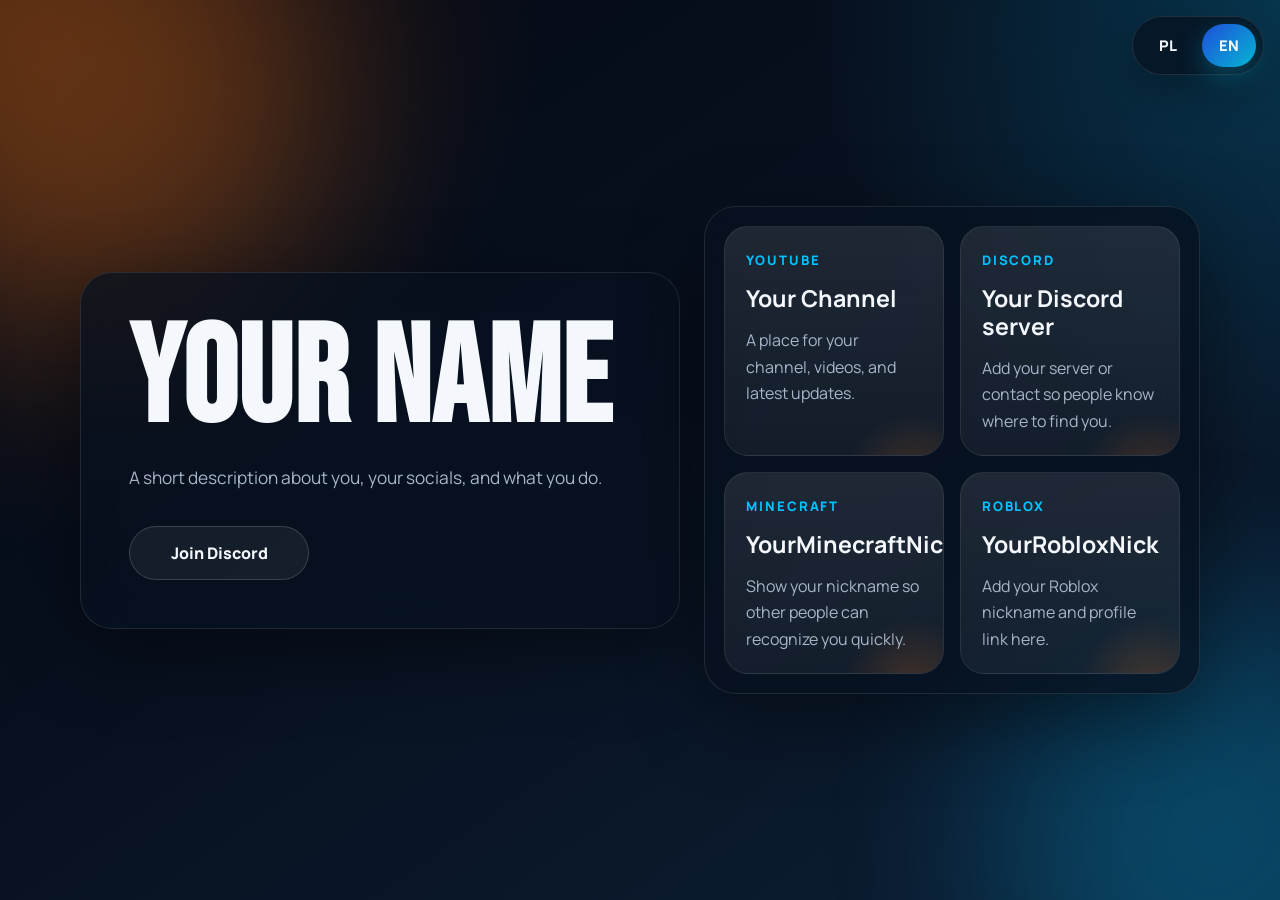
<file: index.html>
<!DOCTYPE html>
<html lang="pl">
<head>
  <meta charset="UTF-8">
  <meta name="viewport" content="width=device-width, initial-scale=1.0">
  <title>Mój profil</title>
  <meta
    name="description"
    content="Nowoczesny, animowany szablon strony bio z przełączaniem języka i ukrytym panelem edycji."
  >
  <link rel="icon" type="image/svg+xml" href="favicon.svg?v=1">
  <link rel="preconnect" href="https://fonts.googleapis.com">
  <link rel="preconnect" href="https://fonts.gstatic.com" crossorigin>
  <link
    href="https://fonts.googleapis.com/css2?family=Bebas+Neue&family=Manrope:wght@400;600;700;800&display=swap"
    rel="stylesheet"
  >
  <link rel="stylesheet" href="styles.css?v=1">
</head>
<body>
  <div class="background-glow background-glow-left"></div>
  <div class="background-glow background-glow-right"></div>

  <div class="language-switcher reveal" aria-label="Language switcher">
    <button class="lang-button" id="langPl" type="button">PL</button>
    <button class="lang-button" id="langEn" type="button">EN</button>
  </div>

  <main class="hero" id="hero">
    <section class="hero-panel tilt-card">
      <h1 class="title reveal" id="displayName">Your Name</h1>
      <p class="subtitle reveal" id="bio">
        Krótki opis o Tobie, Twoich socialach i tym, czym się zajmujesz.
      </p>

      <div class="cta-row reveal">
        <a class="button button-secondary" id="discordLink" href="#" target="_blank" rel="noreferrer">
          Dołącz na Discord
        </a>
      </div>
    </section>

    <section class="info-grid reveal tilt-card">
      <a class="info-card info-card-link" id="cardYoutube" href="#" target="_blank" rel="noreferrer">
        <span class="card-label" id="labelYoutube">YouTube</span>
        <strong class="card-value" id="youtubeName">Your Channel</strong>
        <p class="card-text" id="textYoutube">Miejsce na link do kanału, filmów i nowości.</p>
      </a>

      <a class="info-card info-card-link" id="cardDiscord" href="#" target="_blank" rel="noreferrer">
        <span class="card-label" id="labelDiscord">Discord</span>
        <strong class="card-value" id="discordName">Twój serwer Discord</strong>
        <p class="card-text" id="textDiscord">Dodaj serwer lub kontakt, żeby ludzie wiedzieli, gdzie Cię znaleźć.</p>
      </a>

      <a class="info-card info-card-link" id="cardMinecraft" href="#" target="_blank" rel="noreferrer">
        <span class="card-label" id="labelMinecraft">Minecraft</span>
        <strong class="card-value" id="minecraftNick">YourMinecraftNick</strong>
        <p class="card-text" id="textMinecraft">Pokaż swój nick i daj innym szybko Cię rozpoznać.</p>
      </a>

      <a class="info-card info-card-link" id="cardRoblox" href="#" target="_blank" rel="noreferrer">
        <span class="card-label" id="labelRoblox">Roblox</span>
        <strong class="card-value" id="robloxNick">YourRobloxNick</strong>
        <p class="card-text" id="textRoblox">Tutaj ustawisz swój nick Roblox i link do profilu.</p>
      </a>
    </section>
  </main>

  <script src="script.js?v=1"></script>
</body>
</html>
</file>
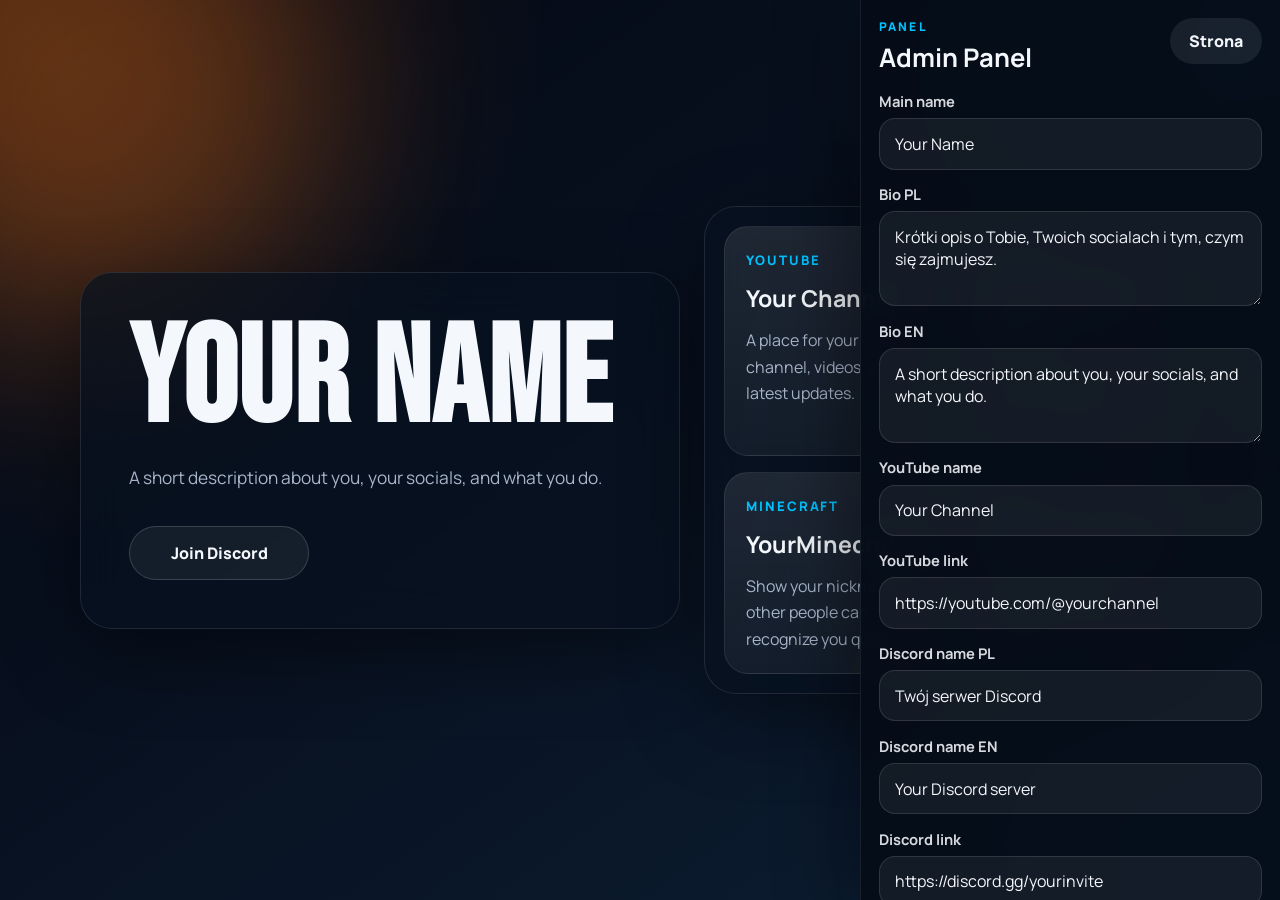
<file: temp/index.html>
<!DOCTYPE html>
<html lang="pl">
<head>
  <meta charset="UTF-8">
  <meta name="viewport" content="width=device-width, initial-scale=1.0">
  <title>Mój profil</title>
  <meta
    name="description"
    content="Nowoczesny, animowany szablon strony bio z przełączaniem języka i ukrytym panelem edycji."
  >
  <link rel="icon" type="image/svg+xml" href="../favicon.svg?v=1">
  <link rel="preconnect" href="https://fonts.googleapis.com">
  <link rel="preconnect" href="https://fonts.gstatic.com" crossorigin>
  <link
    href="https://fonts.googleapis.com/css2?family=Bebas+Neue&family=Manrope:wght@400;600;700;800&display=swap"
    rel="stylesheet"
  >
  <link rel="stylesheet" href="../styles.css?v=1">
</head>
<body>
  <div class="background-glow background-glow-left"></div>
  <div class="background-glow background-glow-right"></div>

  <div class="language-switcher reveal" aria-label="Language switcher">
    <button class="lang-button" id="langPl" type="button">PL</button>
    <button class="lang-button" id="langEn" type="button">EN</button>
  </div>

  <aside class="admin-panel" id="adminPanel" aria-hidden="false">
    <div class="admin-panel-header">
      <div>
        <p class="admin-eyebrow">Panel</p>
        <h2 class="admin-title">Admin Panel</h2>
      </div>
      <a class="admin-back" href="../">Strona</a>
    </div>

    <form class="admin-form" id="adminForm">
      <label class="admin-field">
        <span>Main name</span>
        <input id="adminDisplayName" name="displayName" type="text">
      </label>

      <label class="admin-field">
        <span>Bio PL</span>
        <textarea id="adminBioPl" name="bioPl" rows="3"></textarea>
      </label>

      <label class="admin-field">
        <span>Bio EN</span>
        <textarea id="adminBioEn" name="bioEn" rows="3"></textarea>
      </label>

      <label class="admin-field">
        <span>YouTube name</span>
        <input id="adminYoutubeLabel" name="youtubeLabel" type="text">
      </label>

      <label class="admin-field">
        <span>YouTube link</span>
        <input id="adminYoutubeUrl" name="youtubeUrl" type="url">
      </label>

      <label class="admin-field">
        <span>Discord name PL</span>
        <input id="adminDiscordLabelPl" name="discordLabelPl" type="text">
      </label>

      <label class="admin-field">
        <span>Discord name EN</span>
        <input id="adminDiscordLabelEn" name="discordLabelEn" type="text">
      </label>

      <label class="admin-field">
        <span>Discord link</span>
        <input id="adminDiscordUrl" name="discordUrl" type="url">
      </label>

      <label class="admin-field">
        <span>Minecraft nick</span>
        <input id="adminMinecraftLabel" name="minecraftLabel" type="text">
      </label>

      <label class="admin-field">
        <span>Minecraft link</span>
        <input id="adminMinecraftUrl" name="minecraftUrl" type="url">
      </label>

      <label class="admin-field">
        <span>Roblox nick</span>
        <input id="adminRobloxLabel" name="robloxLabel" type="text">
      </label>

      <label class="admin-field">
        <span>Roblox link</span>
        <input id="adminRobloxUrl" name="robloxUrl" type="url">
      </label>

      <div class="admin-actions">
        <button class="admin-action admin-action-primary" type="submit">Save</button>
        <button class="admin-action admin-action-secondary" id="adminReset" type="button">Reset</button>
      </div>
    </form>
  </aside>

  <main class="hero hero-admin" id="hero">
    <section class="hero-panel tilt-card">
      <h1 class="title reveal" id="displayName">Your Name</h1>
      <p class="subtitle reveal" id="bio">
        Krótki opis o Tobie, Twoich socialach i tym, czym się zajmujesz.
      </p>

      <div class="cta-row reveal">
        <a class="button button-secondary" id="discordLink" href="#" target="_blank" rel="noreferrer">
          Dołącz na Discord
        </a>
      </div>
    </section>

    <section class="info-grid reveal tilt-card">
      <a class="info-card info-card-link" id="cardYoutube" href="#" target="_blank" rel="noreferrer">
        <span class="card-label" id="labelYoutube">YouTube</span>
        <strong class="card-value" id="youtubeName">Your Channel</strong>
        <p class="card-text" id="textYoutube">Miejsce na link do kanału, filmów i nowości.</p>
      </a>

      <a class="info-card info-card-link" id="cardDiscord" href="#" target="_blank" rel="noreferrer">
        <span class="card-label" id="labelDiscord">Discord</span>
        <strong class="card-value" id="discordName">Twój serwer Discord</strong>
        <p class="card-text" id="textDiscord">Dodaj serwer lub kontakt, żeby ludzie wiedzieli, gdzie Cię znaleźć.</p>
      </a>

      <a class="info-card info-card-link" id="cardMinecraft" href="#" target="_blank" rel="noreferrer">
        <span class="card-label" id="labelMinecraft">Minecraft</span>
        <strong class="card-value" id="minecraftNick">YourMinecraftNick</strong>
        <p class="card-text" id="textMinecraft">Pokaż swój nick i daj innym szybko Cię rozpoznać.</p>
      </a>

      <a class="info-card info-card-link" id="cardRoblox" href="#" target="_blank" rel="noreferrer">
        <span class="card-label" id="labelRoblox">Roblox</span>
        <strong class="card-value" id="robloxNick">YourRobloxNick</strong>
        <p class="card-text" id="textRoblox">Tutaj ustawisz swój nick Roblox i link do profilu.</p>
      </a>
    </section>
  </main>

  <script src="../script.js?v=1"></script>
</body>
</html>
</file>
<file: styles.css>
:root {
  --bg: #07111f;
  --bg-soft: #0e1c30;
  --panel: rgba(8, 17, 31, 0.72);
  --panel-border: rgba(255, 255, 255, 0.1);
  --text: #f4f7fb;
  --muted: #a8b5c9;
  --accent: #ff7a18;
  --accent-2: #00c2ff;
  --shadow: 0 24px 80px rgba(0, 0, 0, 0.42);
}

* {
  box-sizing: border-box;
}

html {
  scroll-behavior: smooth;
  overflow-x: hidden;
}

body {
  margin: 0;
  min-height: 100vh;
  font-family: "Manrope", sans-serif;
  color: var(--text);
  background:
    radial-gradient(circle at top left, rgba(255, 122, 24, 0.18), transparent 35%),
    radial-gradient(circle at top right, rgba(0, 194, 255, 0.2), transparent 30%),
    linear-gradient(145deg, #030712, #081120 45%, #0d1f35 100%);
  overflow-x: hidden;
  position: relative;
}

.language-switcher {
  position: fixed;
  top: 1rem;
  right: 1rem;
  z-index: 5;
  display: inline-flex;
  gap: 0.45rem;
  padding: 0.45rem;
  border-radius: 999px;
  background: rgba(8, 17, 31, 0.72);
  border: 1px solid rgba(255, 255, 255, 0.1);
  backdrop-filter: blur(18px);
  box-shadow: 0 16px 40px rgba(0, 0, 0, 0.28);
  animation: switcherFloatIn 0.7s cubic-bezier(0.2, 0.8, 0.2, 1) both;
}

.admin-panel {
  position: fixed;
  top: 0;
  right: 0;
  z-index: 7;
  width: min(420px, 100%);
  height: 100vh;
  padding: 1.1rem;
  background: rgba(6, 13, 24, 0.96);
  border-left: 1px solid rgba(255, 255, 255, 0.08);
  box-shadow: -24px 0 60px rgba(0, 0, 0, 0.32);
  backdrop-filter: blur(20px);
  transform: translateX(100%);
  transition: transform 260ms ease;
  overflow-y: auto;
}

.admin-panel:not(.is-open) {
  display: none;
}

.admin-panel.is-open {
  display: block;
  transform: translateX(0);
}

.admin-panel-header {
  display: flex;
  align-items: flex-start;
  justify-content: space-between;
  gap: 1rem;
  margin-bottom: 1rem;
}

.admin-eyebrow {
  margin: 0 0 0.35rem;
  color: var(--accent-2);
  font-size: 0.75rem;
  font-weight: 800;
  letter-spacing: 0.14rem;
  text-transform: uppercase;
}

.admin-title {
  margin: 0;
  font-size: 1.6rem;
}

.admin-close {
  border: 0;
  width: 2.5rem;
  height: 2.5rem;
  border-radius: 999px;
  color: var(--text);
  background: rgba(255, 255, 255, 0.08);
  font-size: 1.4rem;
  cursor: pointer;
}

.admin-back {
  display: inline-flex;
  align-items: center;
  justify-content: center;
  min-width: 92px;
  padding: 0.75rem 0.95rem;
  border-radius: 999px;
  color: var(--text);
  background: rgba(255, 255, 255, 0.08);
  text-decoration: none;
  font-weight: 800;
}

.admin-form {
  display: grid;
  gap: 0.9rem;
}

.admin-field {
  display: grid;
  gap: 0.45rem;
}

.admin-field span {
  color: rgba(244, 247, 251, 0.88);
  font-size: 0.92rem;
  font-weight: 700;
}

.admin-field input,
.admin-field textarea {
  width: 100%;
  border: 1px solid rgba(255, 255, 255, 0.12);
  border-radius: 16px;
  padding: 0.85rem 0.95rem;
  color: var(--text);
  background: rgba(255, 255, 255, 0.06);
  font: inherit;
  resize: vertical;
}

.admin-field input:focus,
.admin-field textarea:focus {
  outline: 2px solid rgba(6, 182, 212, 0.35);
  border-color: rgba(6, 182, 212, 0.4);
}

.admin-actions {
  display: flex;
  gap: 0.8rem;
  margin-top: 0.4rem;
}

.admin-action {
  border: 0;
  border-radius: 999px;
  padding: 0.85rem 1rem;
  font: inherit;
  font-weight: 800;
  cursor: pointer;
}

.admin-action-primary {
  color: #081120;
  background: linear-gradient(135deg, #1d4ed8, #06b6d4);
}

.admin-action-secondary {
  color: var(--text);
  background: rgba(255, 255, 255, 0.08);
}

.lang-button {
  position: relative;
  overflow: hidden;
  border: 0;
  min-width: 54px;
  padding: 0.7rem 0.9rem;
  border-radius: 999px;
  background: transparent;
  color: var(--text);
  font-family: inherit;
  font-size: 0.92rem;
  font-weight: 800;
  cursor: pointer;
  transition: background 220ms ease, color 220ms ease, transform 220ms ease, box-shadow 220ms ease;
}

.lang-button:hover {
  transform: translateY(-2px) scale(1.03);
}

.lang-button::after {
  content: "";
  position: absolute;
  inset: -120% auto auto -30%;
  width: 60%;
  height: 280%;
  transform: rotate(24deg);
  background: linear-gradient(90deg, transparent, rgba(255, 255, 255, 0.22), transparent);
  opacity: 0;
  pointer-events: none;
}

.lang-button:hover::after {
  animation: buttonShine 0.65s ease;
}

.lang-button.is-active {
  color: #f4f7fb;
  background: linear-gradient(135deg, #1d4ed8, #06b6d4);
  box-shadow: 0 10px 24px rgba(6, 182, 212, 0.28);
  animation: activePulse 0.35s ease;
}

.background-glow {
  position: fixed;
  width: 28rem;
  height: 28rem;
  border-radius: 50%;
  filter: blur(90px);
  opacity: 0.45;
  z-index: 0;
  animation: floatGlow 8s ease-in-out infinite;
}

.background-glow-left {
  top: -8rem;
  left: -8rem;
  background: rgba(255, 122, 24, 0.6);
}

.background-glow-right {
  right: -10rem;
  bottom: -10rem;
  background: rgba(0, 194, 255, 0.55);
  animation-delay: -3s;
}

.hero {
  position: relative;
  z-index: 1;
  width: min(1120px, calc(100% - 2rem));
  margin: 0 auto;
  min-height: 100vh;
  display: grid;
  grid-template-columns: 1.15fr 0.95fr;
  gap: 1.5rem;
  align-items: center;
  padding: 2rem 0;
}

.hero-panel,
.info-grid {
  backdrop-filter: blur(22px);
  background: var(--panel);
  border: 1px solid var(--panel-border);
  box-shadow: var(--shadow);
}

.tilt-card {
  transition: transform 220ms ease-out, box-shadow 220ms ease-out;
  transform-style: preserve-3d;
  will-change: transform;
}

.hero-panel {
  border-radius: 32px;
  padding: 3rem;
}

.title {
  margin: 0;
  font-family: "Bebas Neue", sans-serif;
  font-size: clamp(4.8rem, 12vw, 8.5rem);
  line-height: 0.9;
  letter-spacing: 0.06rem;
}

.subtitle {
  max-width: 38rem;
  margin: 1.25rem 0 0;
  color: var(--muted);
  font-size: 1.08rem;
  line-height: 1.75;
}

.cta-row {
  display: flex;
  flex-wrap: wrap;
  gap: 1rem;
  margin-top: 2rem;
}

.button {
  display: inline-flex;
  align-items: center;
  justify-content: center;
  min-width: 180px;
  padding: 0.95rem 1.4rem;
  border-radius: 999px;
  font-weight: 800;
  text-decoration: none;
  transition: transform 180ms ease, box-shadow 180ms ease, background 180ms ease;
}

.button:hover {
  transform: translateY(-2px);
}

.button-secondary {
  color: var(--text);
  background: rgba(255, 255, 255, 0.06);
  border: 1px solid rgba(255, 255, 255, 0.16);
}

.info-grid {
  border-radius: 32px;
  padding: 1.2rem;
  display: grid;
  grid-template-columns: repeat(2, minmax(0, 1fr));
  gap: 1rem;
}

.info-card {
  position: relative;
  overflow: hidden;
  border-radius: 24px;
  padding: 1.3rem;
  background:
    linear-gradient(180deg, rgba(255, 255, 255, 0.08), rgba(255, 255, 255, 0.03)),
    rgba(255, 255, 255, 0.02);
  border: 1px solid rgba(255, 255, 255, 0.08);
  min-height: 190px;
}

.info-card-link {
  display: block;
  color: inherit;
  text-decoration: none;
  transition:
    transform 180ms ease,
    border-color 180ms ease,
    box-shadow 180ms ease,
    background 180ms ease;
}

.info-card-link:hover {
  transform: translateY(-4px);
  border-color: rgba(255, 255, 255, 0.18);
  box-shadow: 0 18px 34px rgba(0, 0, 0, 0.24);
}

.info-card-link:focus-visible {
  outline: 2px solid var(--accent-2);
  outline-offset: 3px;
}

.info-card::after {
  content: "";
  position: absolute;
  inset: auto -20% -45% auto;
  width: 9rem;
  height: 9rem;
  border-radius: 50%;
  background: radial-gradient(circle, rgba(255, 122, 24, 0.22), transparent 70%);
}

.card-label {
  display: inline-block;
  margin-bottom: 1rem;
  color: var(--accent-2);
  font-size: 0.82rem;
  font-weight: 800;
  letter-spacing: 0.12rem;
  text-transform: uppercase;
}

.card-value {
  display: block;
  font-size: 1.45rem;
  line-height: 1.2;
}

.card-text {
  position: relative;
  z-index: 1;
  margin: 0.9rem 0 0;
  color: var(--muted);
  line-height: 1.65;
}

.reveal {
  opacity: 0;
  transform: translateY(24px) scale(0.98);
  animation: revealUp 0.9s cubic-bezier(0.2, 0.8, 0.2, 1) forwards;
}

.title.reveal {
  animation-delay: 0.1s;
}

.subtitle.reveal {
  animation-delay: 0.22s;
}

.cta-row.reveal {
  animation-delay: 0.34s;
}

.info-grid.reveal {
  animation-delay: 0.46s;
}

@keyframes revealUp {
  from {
    opacity: 0;
    transform: translateY(24px) scale(0.98);
  }
  to {
    opacity: 1;
    transform: translateY(0) scale(1);
  }
}

@keyframes floatGlow {
  0%,
  100% {
    transform: translate3d(0, 0, 0) scale(1);
  }
  50% {
    transform: translate3d(0, 18px, 0) scale(1.08);
  }
}

@keyframes switcherFloatIn {
  from {
    opacity: 0;
    transform: translateY(-14px) scale(0.94);
  }
  to {
    opacity: 1;
    transform: translateY(0) scale(1);
  }
}

@keyframes buttonShine {
  0% {
    opacity: 0;
    transform: translateX(0) rotate(24deg);
  }
  20% {
    opacity: 1;
  }
  100% {
    opacity: 0;
    transform: translateX(220%) rotate(24deg);
  }
}

@keyframes activePulse {
  0% {
    transform: scale(0.96);
  }
  60% {
    transform: scale(1.05);
  }
  100% {
    transform: scale(1);
  }
}

@media (max-width: 900px) {
  .hero {
    grid-template-columns: 1fr;
    padding: 1rem 0 2rem;
  }

  .hero-panel,
  .info-grid {
    border-radius: 28px;
  }

  .hero-panel {
    padding: 2rem;
  }
}

@media (max-width: 640px) {
  .language-switcher {
    top: 0.75rem;
    right: 0.75rem;
  }

  .hero {
    width: min(100% - 1rem, 100%);
  }

  .hero-admin {
    padding-top: 5.5rem;
  }

  .title {
    font-size: clamp(3.6rem, 20vw, 5.8rem);
  }

  .info-grid {
    grid-template-columns: 1fr;
  }

  .button {
    width: 100%;
  }
}

@media (prefers-reduced-motion: reduce) {
  .background-glow,
  .reveal,
  .language-switcher,
  .lang-button:hover::after,
  .lang-button.is-active {
    animation: none;
  }

  .reveal {
    opacity: 1;
    transform: none;
  }

  .hero {
    transition: none;
  }

  .tilt-card {
    transition: none;
  }

  .admin-panel,
  .admin-back {
    transition: none;
  }
}
</file>
